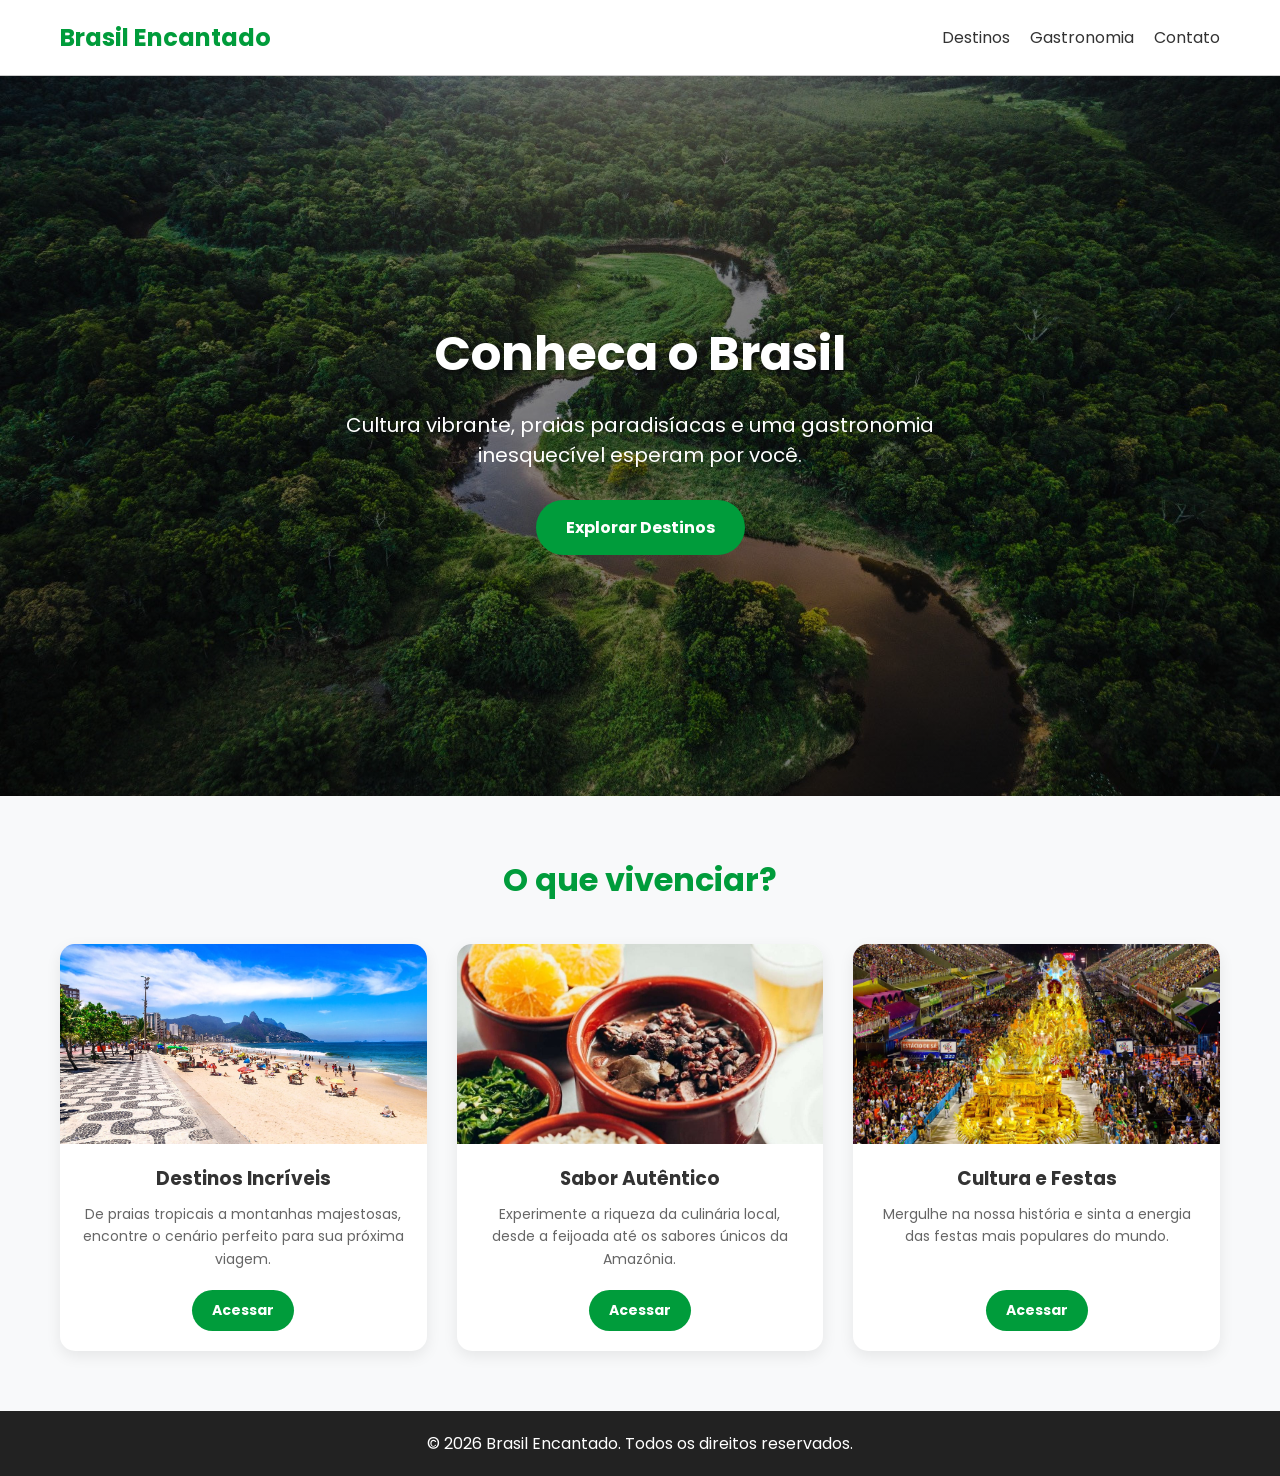
<file: index.html>
<!DOCTYPE html>
<html lang="pt-br">
<head>
    <meta charset="UTF-8">
    <meta name="viewport" content="width=device-width, initial-scale=1.0">
    <title>Brasil Encantado</title>
    <link href="https://fonts.googleapis.com/css2?family=Poppins:wght@300;400;600;700&display=swap" rel="stylesheet">
    <link rel="stylesheet" href="style.css">
</head>

<body>

   <header class="cabecalho">
    <nav class="navegacao">
        <a href="index.html" class="marca">Brasil Encantado</a>
        <ul class="listanav">
            <li><a href="destinos.html">Destinos</a></li>
            <li><a href="gastronomia.html">Gastronomia</a></li>
            <li><a href="contato.html">Contato</a></li>
        </ul>
    </nav>
</header>

    <main>
        <section class="hero">
            <div class="hero-conteudo">
                <h1>Conheca o Brasil </h1>
                <p>Cultura vibrante, praias paradisíacas e uma gastronomia inesquecível esperam por você.</p>
                <a href="destinos.html" class="botao">Explorar Destinos</a>
            </div>
        </section>

        <section class="destaques">
            <h2>O que vivenciar?</h2>
            
            <div class="grid-cards">
                
                <div class="card">
                    <img src="foto-lugaresrio.jpg" alt="Praia do Rio de Janeiro">
                    <div class="card-info">
                        <h3>Destinos Incríveis</h3>
                        <p>De praias tropicais a montanhas majestosas, encontre o cenário perfeito para sua próxima viagem.</p>
                        <a href="destinos.html" class="botao">Acessar</a>
                    </div>
                </div>

                <div class="card">
                    <img src="foto-comida.jpg" alt="Prato típico brasileiro">
                    <div class="card-info">
                        <h3>Sabor Autêntico</h3>
                        <p>Experimente a riqueza da culinária local, desde a feijoada até os sabores únicos da Amazônia.</p>
                        <a href="gastronomia.html" class="botao">Acessar</a>
                    </div>
                </div>

                <div class="card">
                    <img src="Foto-carnaval.jpg" alt="Carnaval">
                    <div class="card-info">
                        <h3>Cultura e Festas</h3>
                        <p>Mergulhe na nossa história e sinta a energia das festas mais populares do mundo.</p>
                        <a href="cultura-brasileira.html" class="botao">Acessar</a>
                    </div>
                </div>

            </div>
        </section>
    </main>

    <footer class="rodape">
        <p>&copy; 2026 Brasil Encantado. Todos os direitos reservados.</p>
    </footer>

</body>
</html>
</file>
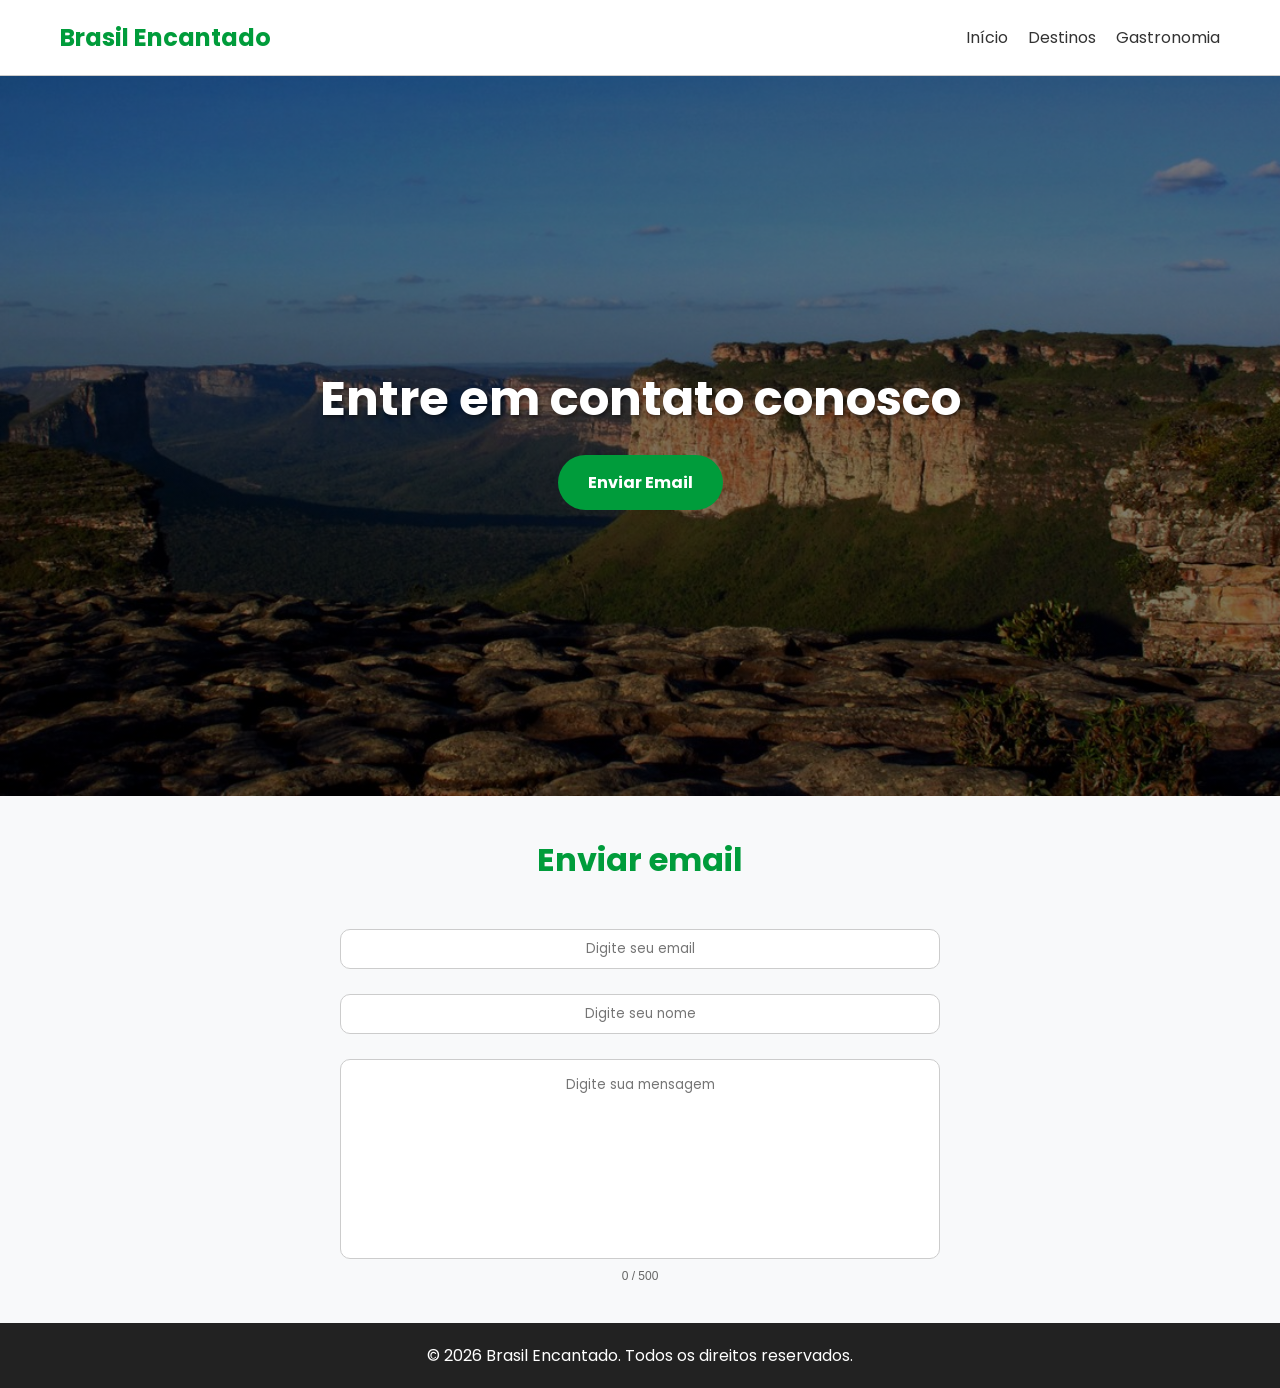
<file: contato.html>
<!DOCTYPE html>
<html lang="pt-br">
<head>
    <meta charset="UTF-8">
    <meta name="viewport" content="width=device-width, initial-scale=1.0">
    <title>Entre em contato conosco</title>
    <link href="https://fonts.googleapis.com/css2?family=Poppins:wght@300;400;600;700&display=swap" rel="stylesheet">
    <link rel="stylesheet" href="contato.css">
</head>

<body>

   <header class="cabecalho">
    <nav class="navegacao">
        <a href="index.html" class="marca">Brasil Encantado</a>
        <ul class="listanav">
            <li><a href="index.html">Início</a></li>
            <li><a href="destinos.html">Destinos</a></li>
            <li><a href="gastronomia.html">Gastronomia</a></li>
        </ul>
    </nav>
</header>

    <main>
        <section class="hero">
            <div class="hero-conteudo">
                <h1>Entre em contato conosco</h1>
                <a href="#email" class="botao">Enviar Email</a>
            </div>
        </section>

        <section class="enviar-email">
            <h2>Enviar email</h2>

            <input type="text" id="email" placeholder="Digite seu email">
            <input type="text" id="nome" placeholder="Digite seu nome">
            <textarea id="comentario" maxlength="500" placeholder="Digite sua mensagem"></textarea>
            <span id="contador">0 / 500</span>
            
        </section>
    </main>

    <footer class="rodape">
        <p>&copy; 2026 Brasil Encantado. Todos os direitos reservados.</p>
    </footer>

    <script>
        const campoInput = document.getElementById('comentario');
        const displayContador = document.getElementById('contador');

        campoInput.addEventListener('input', () => {
            const quantidade = campoInput.value.length;
            displayContador.innerText = `${quantidade} / 500`;
        });
    </script>
</body>
</html>
</file>
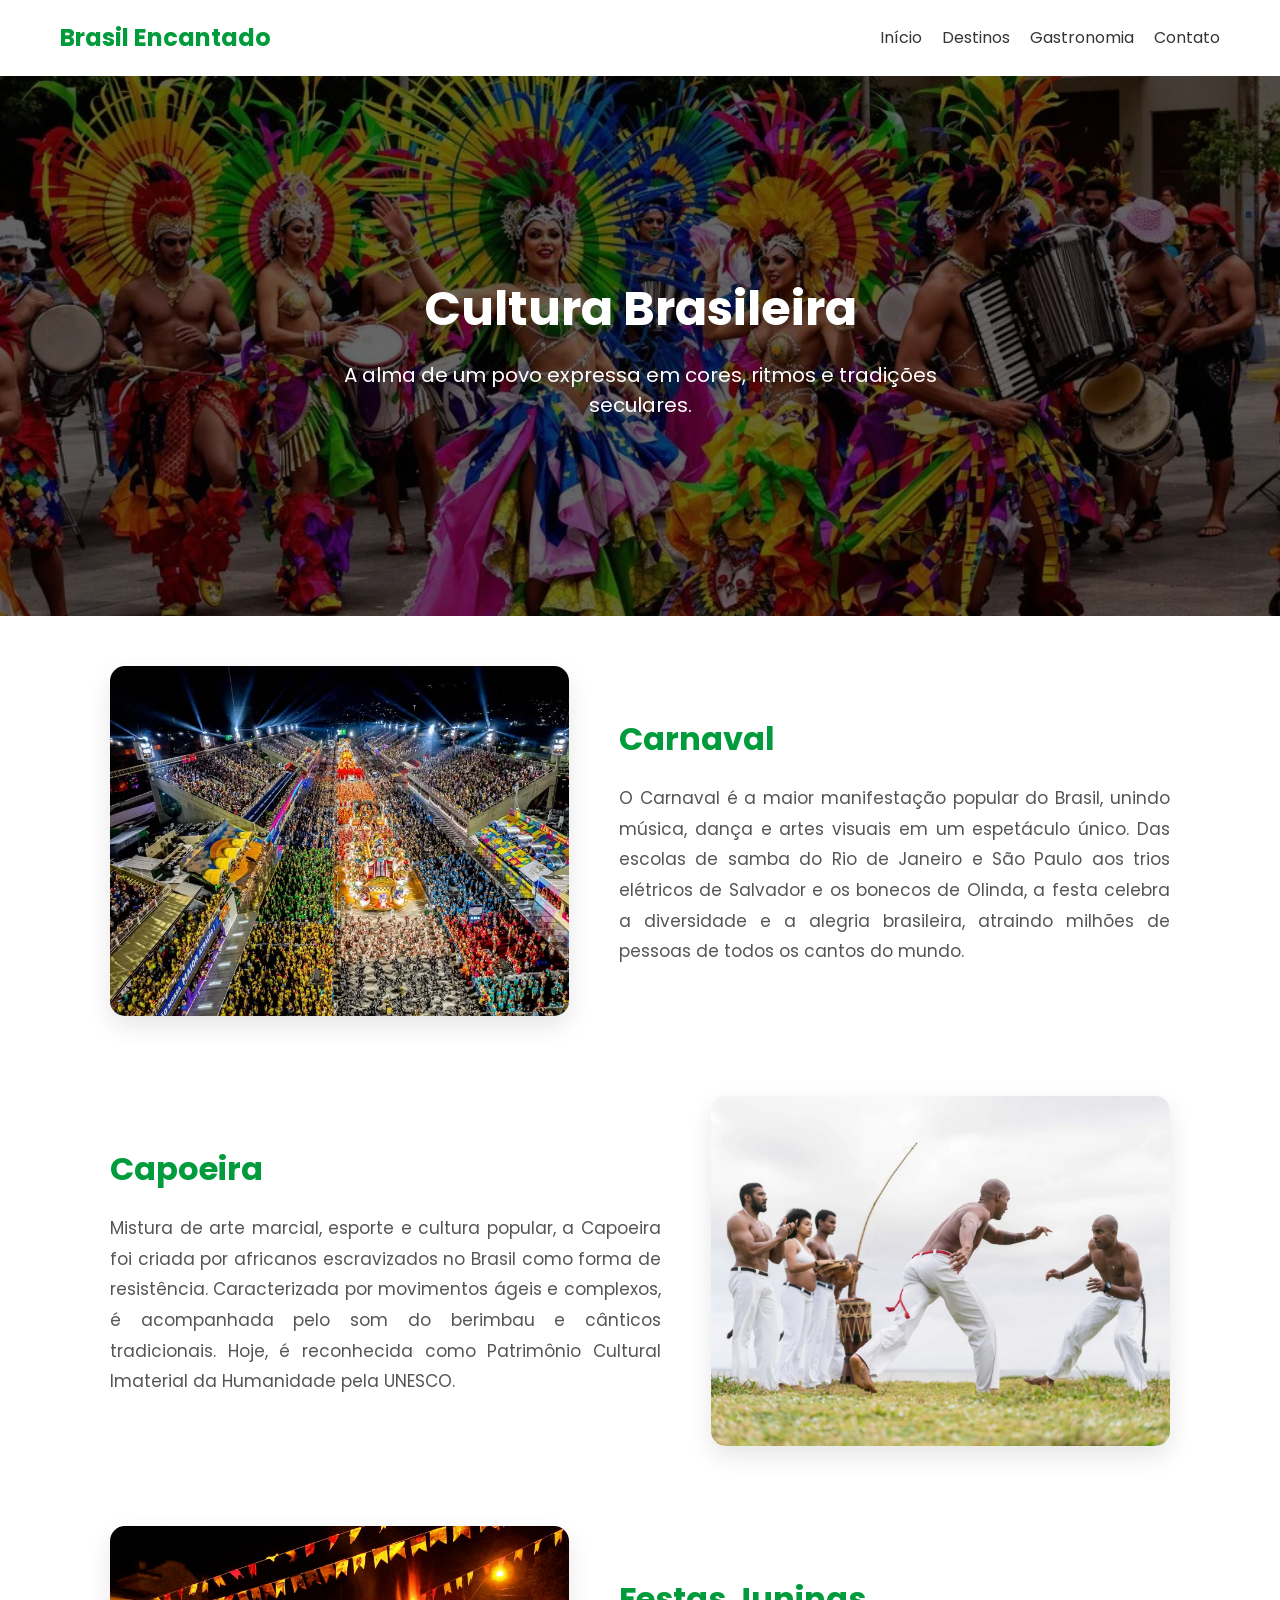
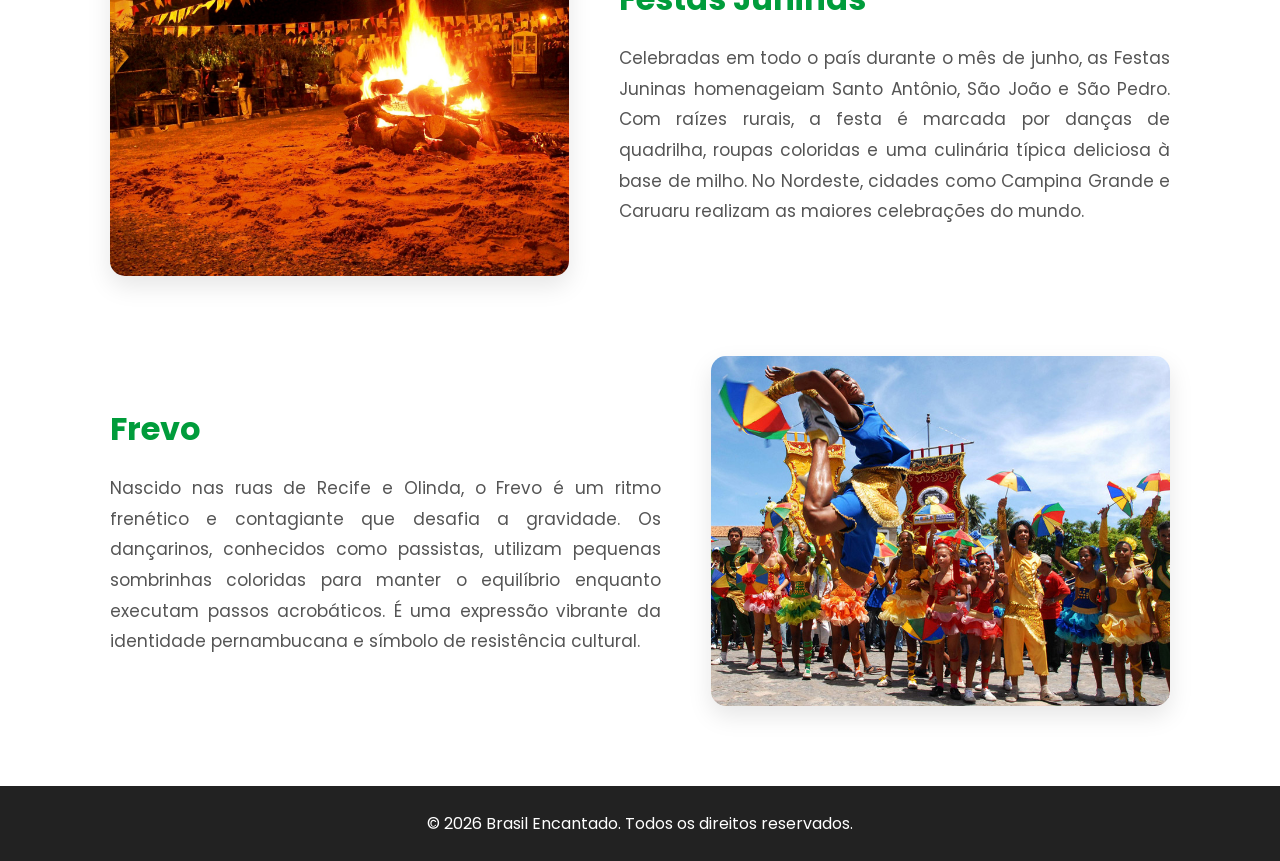
<file: cultura-brasileira.html>
<!DOCTYPE html>
<html lang="pt-br">
<head>
    <meta charset="UTF-8">
    <meta name="viewport" content="width=device-width, initial-scale=1.0">
    <title>Cultura Brasileira - Brasil Encantado</title>
    <link href="https://fonts.googleapis.com/css2?family=Poppins:wght@300;400;600;700&display=swap" rel="stylesheet">
    <link rel="stylesheet" href="cultura-brasileira.css">
</head>

<body>

<header class="cabecalho">
    <nav class="navegacao">
        <a href="index.html" class="marca">Brasil Encantado</a>
        <ul class="listanav">
            <li><a href="index.html">Início</a></li>
            <li><a href="destinos.html">Destinos</a></li>
            <li><a href="gastronomia.html">Gastronomia</a></li>
            <li><a href="contato.html">Contato</a></li>
        </ul>
    </nav>
</header>

<main>
    <section class="hero" style="background-image: linear-gradient(rgba(0, 0, 0, 0.6), rgba(0, 0, 0, 0.6)), url('cultura-brasileira.webp');">
        <div class="hero-conteudo">
            <h1>Cultura Brasileira</h1>
            <p>A alma de um povo expressa em cores, ritmos e tradições seculares.</p>
        </div>
    </section>

    <div class="container-cultura">
        <section class="bloco-cultura">
            <aside class="lado-foto">
                <div class="card-unico">
                    <img src="carnaval.avif" alt="Carnaval">
                </div>
            </aside>
            <article class="lado-texto">
                <h2>Carnaval</h2>
                <p>O Carnaval é a maior manifestação popular do Brasil, unindo música, dança e artes visuais em um espetáculo único. Das escolas de samba do Rio de Janeiro e São Paulo aos trios elétricos de Salvador e os bonecos de Olinda, a festa celebra a diversidade e a alegria brasileira, atraindo milhões de pessoas de todos os cantos do mundo.</p>
            </article>
        </section>

        <section class="bloco-cultura">
            <article class="lado-texto">
                <h2>Capoeira</h2>
                <p>Mistura de arte marcial, esporte e cultura popular, a Capoeira foi criada por africanos escravizados no Brasil como forma de resistência. Caracterizada por movimentos ágeis e complexos, é acompanhada pelo som do berimbau e cânticos tradicionais. Hoje, é reconhecida como Patrimônio Cultural Imaterial da Humanidade pela UNESCO.</p>
            </article>
            <aside class="lado-foto">
                <div class="card-unico">
                    <img src="capoeira.webp" alt="Capoeira">
                </div>
            </aside>
        </section>

        <section class="bloco-cultura">
            <aside class="lado-foto">
                <div class="card-unico">
                    <img src="festa-junina.jpg" alt="Festa Junina">
                </div>
            </aside>
            <article class="lado-texto">
                <h2>Festas Juninas</h2>
                <p>Celebradas em todo o país durante o mês de junho, as Festas Juninas homenageiam Santo Antônio, São João e São Pedro. Com raízes rurais, a festa é marcada por danças de quadrilha, roupas coloridas e uma culinária típica deliciosa à base de milho. No Nordeste, cidades como Campina Grande e Caruaru realizam as maiores celebrações do mundo.</p>
            </article>
        </section>

        <section class="bloco-cultura">
            <article class="lado-texto">
                <h2>Frevo</h2>
                <p>Nascido nas ruas de Recife e Olinda, o Frevo é um ritmo frenético e contagiante que desafia a gravidade. Os dançarinos, conhecidos como passistas, utilizam pequenas sombrinhas coloridas para manter o equilíbrio enquanto executam passos acrobáticos. É uma expressão vibrante da identidade pernambucana e símbolo de resistência cultural.</p>
            </article>
            <aside class="lado-foto">
                <div class="card-unico">
                    <img src="frevo.jpg" alt="Frevo">
                </div>
            </aside>
        </section>
    </div>
</main>

<footer class="rodape">
    <p>&copy; 2026 Brasil Encantado. Todos os direitos reservados.</p>
</footer>

</body>
</html>
</file>
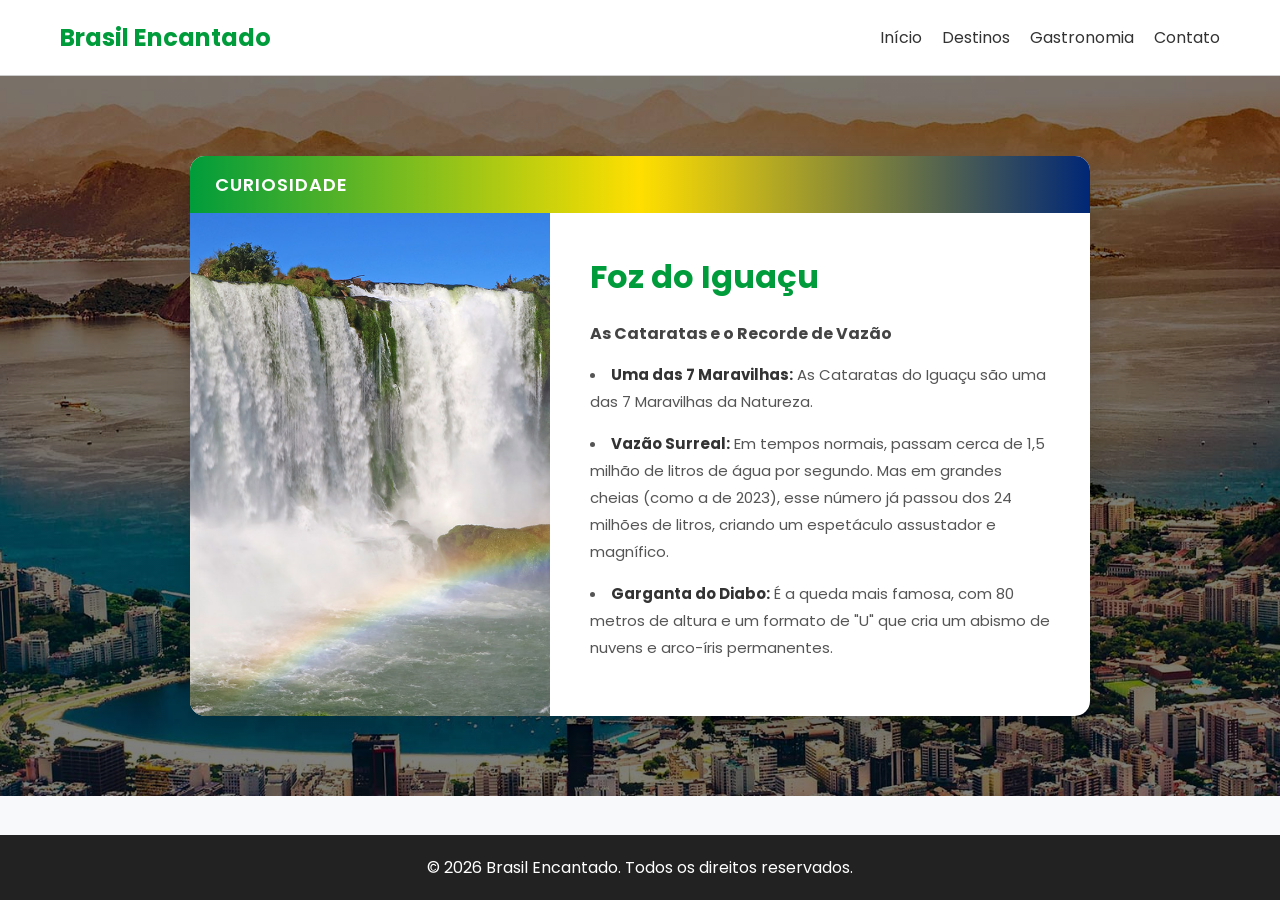
<file: curiosidade-foz.html>
<!DOCTYPE html>
<html lang="pt-br">
<head>
    <meta charset="UTF-8">
    <meta name="viewport" content="width=device-width, initial-scale=1.0">
    <title>Curiosidades - Brasil Encantado</title>
    <link href="https://fonts.googleapis.com/css2?family=Poppins:wght@300;400;600;700&display=swap" rel="stylesheet">
    <link rel="stylesheet" href="curiosidade-foz.css">
</head>

<body>

    <header class="cabecalho">
        <nav class="navegacao">
            <a href="index.html" class="marca">Brasil Encantado</a>
            <ul class="listanav">
                <li><a href="index.html">Início</a></li>
                <li><a href="destinos.html">Destinos</a></li>
                <li><a href="gastronomia.html">Gastronomia</a></li>
                <li><a href="contato.html">Contato</a></li>
            </ul>
        </nav>
    </header>

    <main>
        <section class="hero">
            <div class="hero-conteudo">
                <div class="card-curiosidade">
                    <div class="topo">
                        <span>Curiosidade</span>
                    </div>

                    <div class="conteudo">
                        <img src="passagens-aereas-foz-do-iguacu-capa2019-05.jpg" alt="Foz do Iguaçu">
                        <div class="texto">
                            <h2>Foz do Iguaçu</h2>
                            <p><strong>As Cataratas e o Recorde de Vazão</strong></p>
                            <ul>
                                <li><strong>Uma das 7 Maravilhas:</strong> As Cataratas do Iguaçu são uma das 7 Maravilhas da Natureza.</li>
                                <li><strong>Vazão Surreal:</strong> Em tempos normais, passam cerca de 1,5 milhão de litros de água por segundo. Mas em grandes cheias (como a de 2023), esse número já passou dos 24 milhões de litros, criando um espetáculo assustador e magnífico.</li>
                                <li><strong>Garganta do Diabo:</strong> É a queda mais famosa, com 80 metros de altura e um formato de "U" que cria um abismo de nuvens e arco-íris permanentes.</li>
                            </ul>
                        </div>
                    </div>
                </div>
            </div>
        </section>
    </main>

    <footer class="rodape">
        <p>&copy; 2026 Brasil Encantado. Todos os direitos reservados.</p>
    </footer>

</body>
</html>
</file>
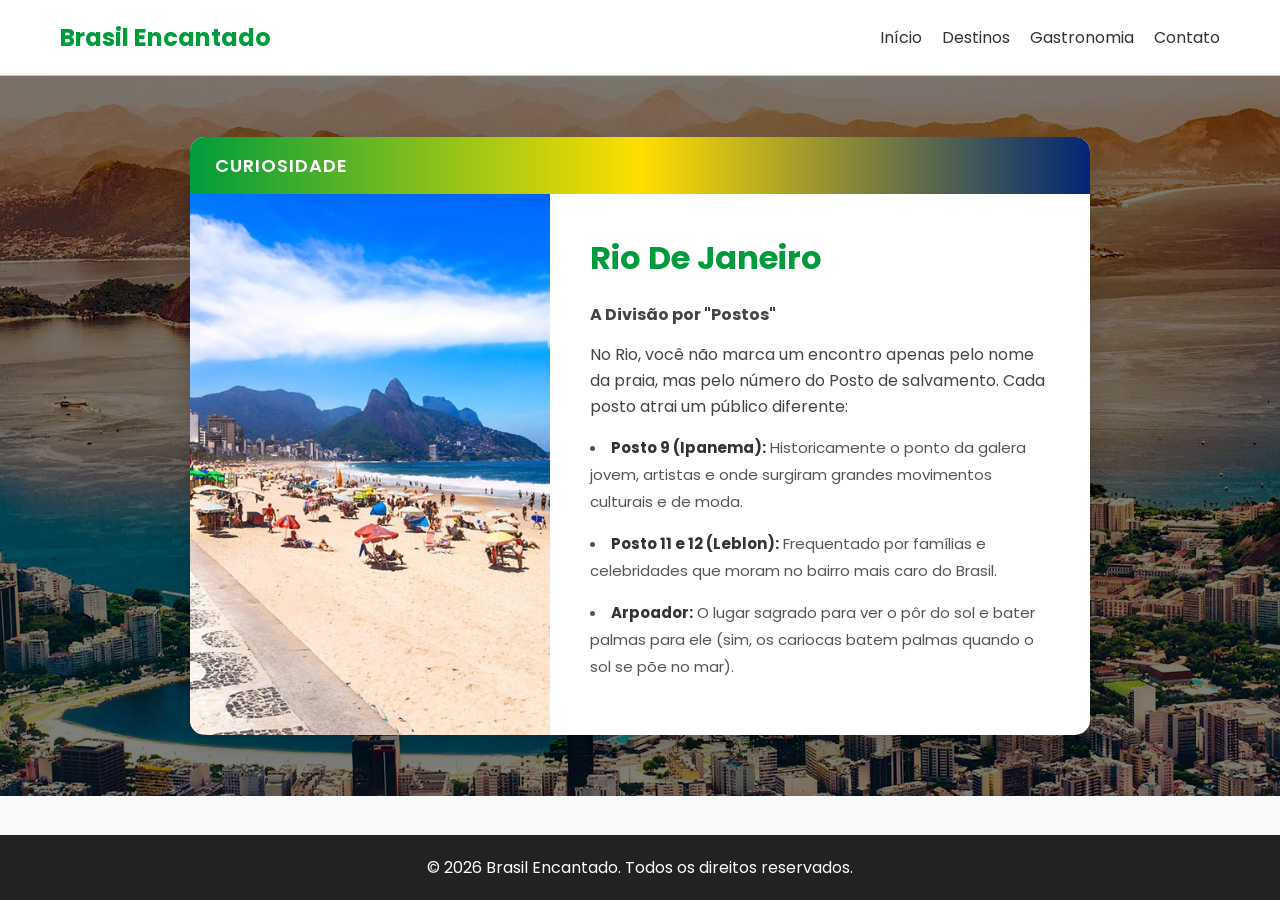
<file: curiosidade-rio.html>
<!DOCTYPE html>
<html lang="pt-br">
<head>
    <meta charset="UTF-8">
    <meta name="viewport" content="width=device-width, initial-scale=1.0">
    <title>Curiosidades - Brasil Encantado</title>
    <link href="https://fonts.googleapis.com/css2?family=Poppins:wght@300;400;600;700&display=swap" rel="stylesheet">
    <link rel="stylesheet" href="curiosidade-rio.css">
</head>

<body>

    <header class="cabecalho">
        <nav class="navegacao">
            <a href="index.html" class="marca">Brasil Encantado</a>
            <ul class="listanav">
                <li><a href="index.html">Início</a></li>
                <li><a href="destinos.html">Destinos</a></li>
                <li><a href="gastronomia.html">Gastronomia</a></li>
                <li><a href="contato.html">Contato</a></li>
            </ul>
        </nav>
    </header>

    <main>
        <section class="hero">
            <div class="hero-conteudo">
                <div class="card-curiosidade">
                    <div class="topo">
                        <span>Curiosidade</span>
                    </div>

                    <div class="conteudo">
                        <img src="foto-lugaresrio.jpg" alt="Rio de Janeiro">
                        <div class="texto">
                            <h2>Rio de Janeiro</h2>
                            <p><strong>A Divisão por "Postos"</strong></p>
                            <p>No Rio, você não marca um encontro apenas pelo nome da praia, mas pelo número do Posto de salvamento. Cada posto atrai um público diferente:</p>
                            <ul>
                                <li><strong>Posto 9 (Ipanema):</strong> Historicamente o ponto da galera jovem, artistas e onde surgiram grandes movimentos culturais e de moda.</li>
                                <li><strong>Posto 11 e 12 (Leblon):</strong> Frequentado por famílias e celebridades que moram no bairro mais caro do Brasil.</li>
                                <li><strong>Arpoador:</strong> O lugar sagrado para ver o pôr do sol e bater palmas para ele (sim, os cariocas batem palmas quando o sol se põe no mar).</li>
                            </ul>
                        </div>
                    </div>
                </div>
            </div>
        </section>
    </main>

    <footer class="rodape">
        <p>&copy; 2026 Brasil Encantado. Todos os direitos reservados.</p>
    </footer>

</body>
</html>
</file>
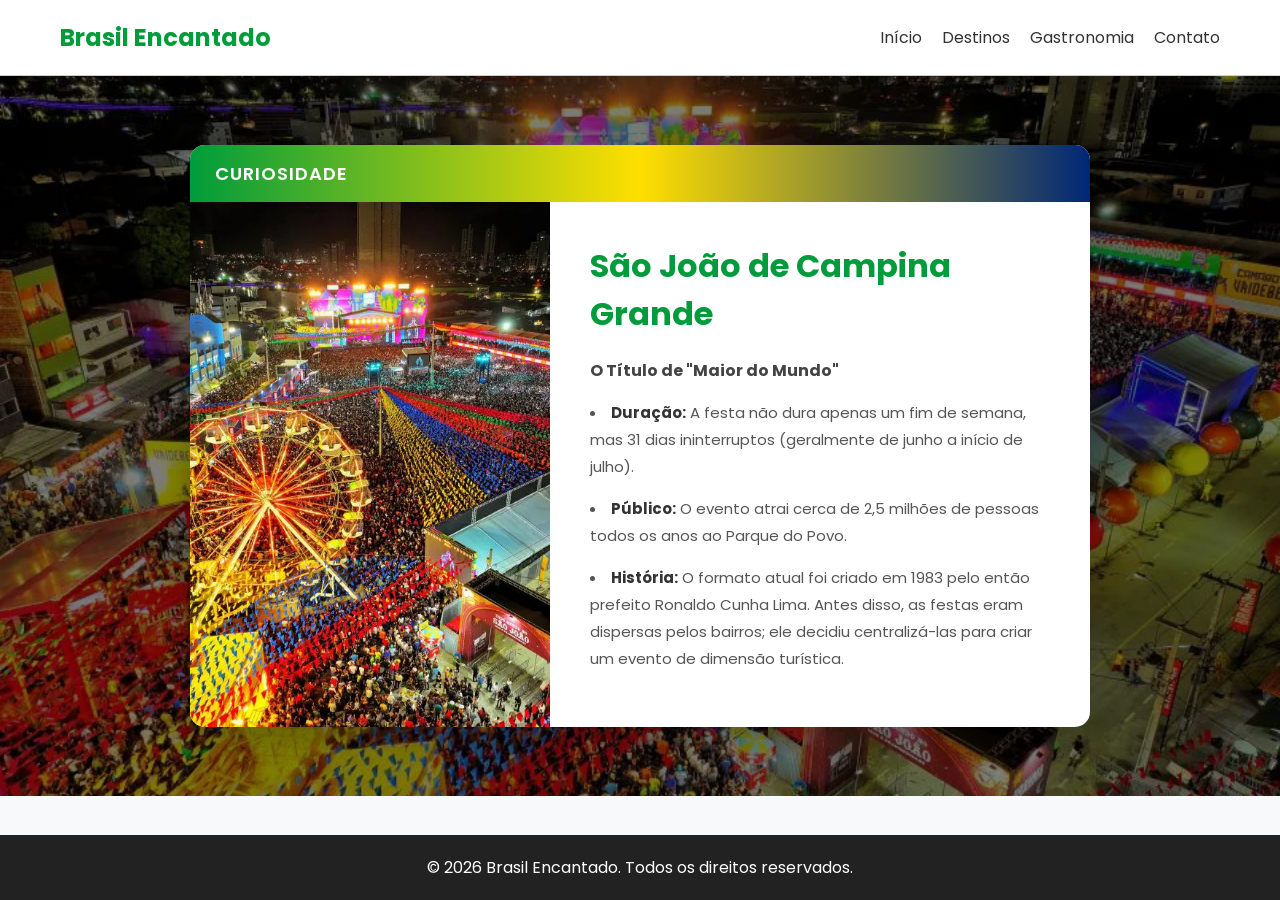
<file: curiosidades-saojoao.html>
<!DOCTYPE html>
<html lang="pt-br">
<head>
    <meta charset="UTF-8">
    <meta name="viewport" content="width=device-width, initial-scale=1.0">
    <title>Curiosidades - Brasil Encantado</title>
    <link href="https://fonts.googleapis.com/css2?family=Poppins:wght@300;400;600;700&display=swap" rel="stylesheet">
    <link rel="stylesheet" href="sao-joao.css">
</head>

<body>

    <header class="cabecalho">
        <nav class="navegacao">
            <a href="index.html" class="marca">Brasil Encantado</a>
            <ul class="listanav">
                <li><a href="index.html">Início</a></li>
                <li><a href="destinos.html">Destinos</a></li>
                <li><a href="gastronomia.html">Gastronomia</a></li>
                <li><a href="contato.html">Contato</a></li>
            </ul>
        </nav>
    </header>

    <main>
        <section class="hero">
            <div class="hero-conteudo">
                <div class="card-curiosidade">
                    <div class="topo">
                        <span>Curiosidade</span>
                    </div>

                    <div class="conteudo">
                        <img src="sao-joao.jpg.webp" alt="São João de Campina Grande">
                        <div class="texto">
                            <h2>São João de Campina Grande</h2>
                            <p><strong>O Título de "Maior do Mundo"</strong></p>
                            <ul>
                                <li><strong>Duração:</strong> A festa não dura apenas um fim de semana, mas 31 dias ininterruptos (geralmente de junho a início de julho).</li>
                                <li><strong>Público:</strong> O evento atrai cerca de 2,5 milhões de pessoas todos os anos ao Parque do Povo.</li>
                                <li><strong>História:</strong> O formato atual foi criado em 1983 pelo então prefeito Ronaldo Cunha Lima. Antes disso, as festas eram dispersas pelos bairros; ele decidiu centralizá-las para criar um evento de dimensão turística.</li>
                            </ul>
                        </div>
                    </div>
                </div>
            </div>
        </section>
    </main>

    <footer class="rodape">
        <p>&copy; 2026 Brasil Encantado. Todos os direitos reservados.</p>
    </footer>

</body>
</html>
</file>
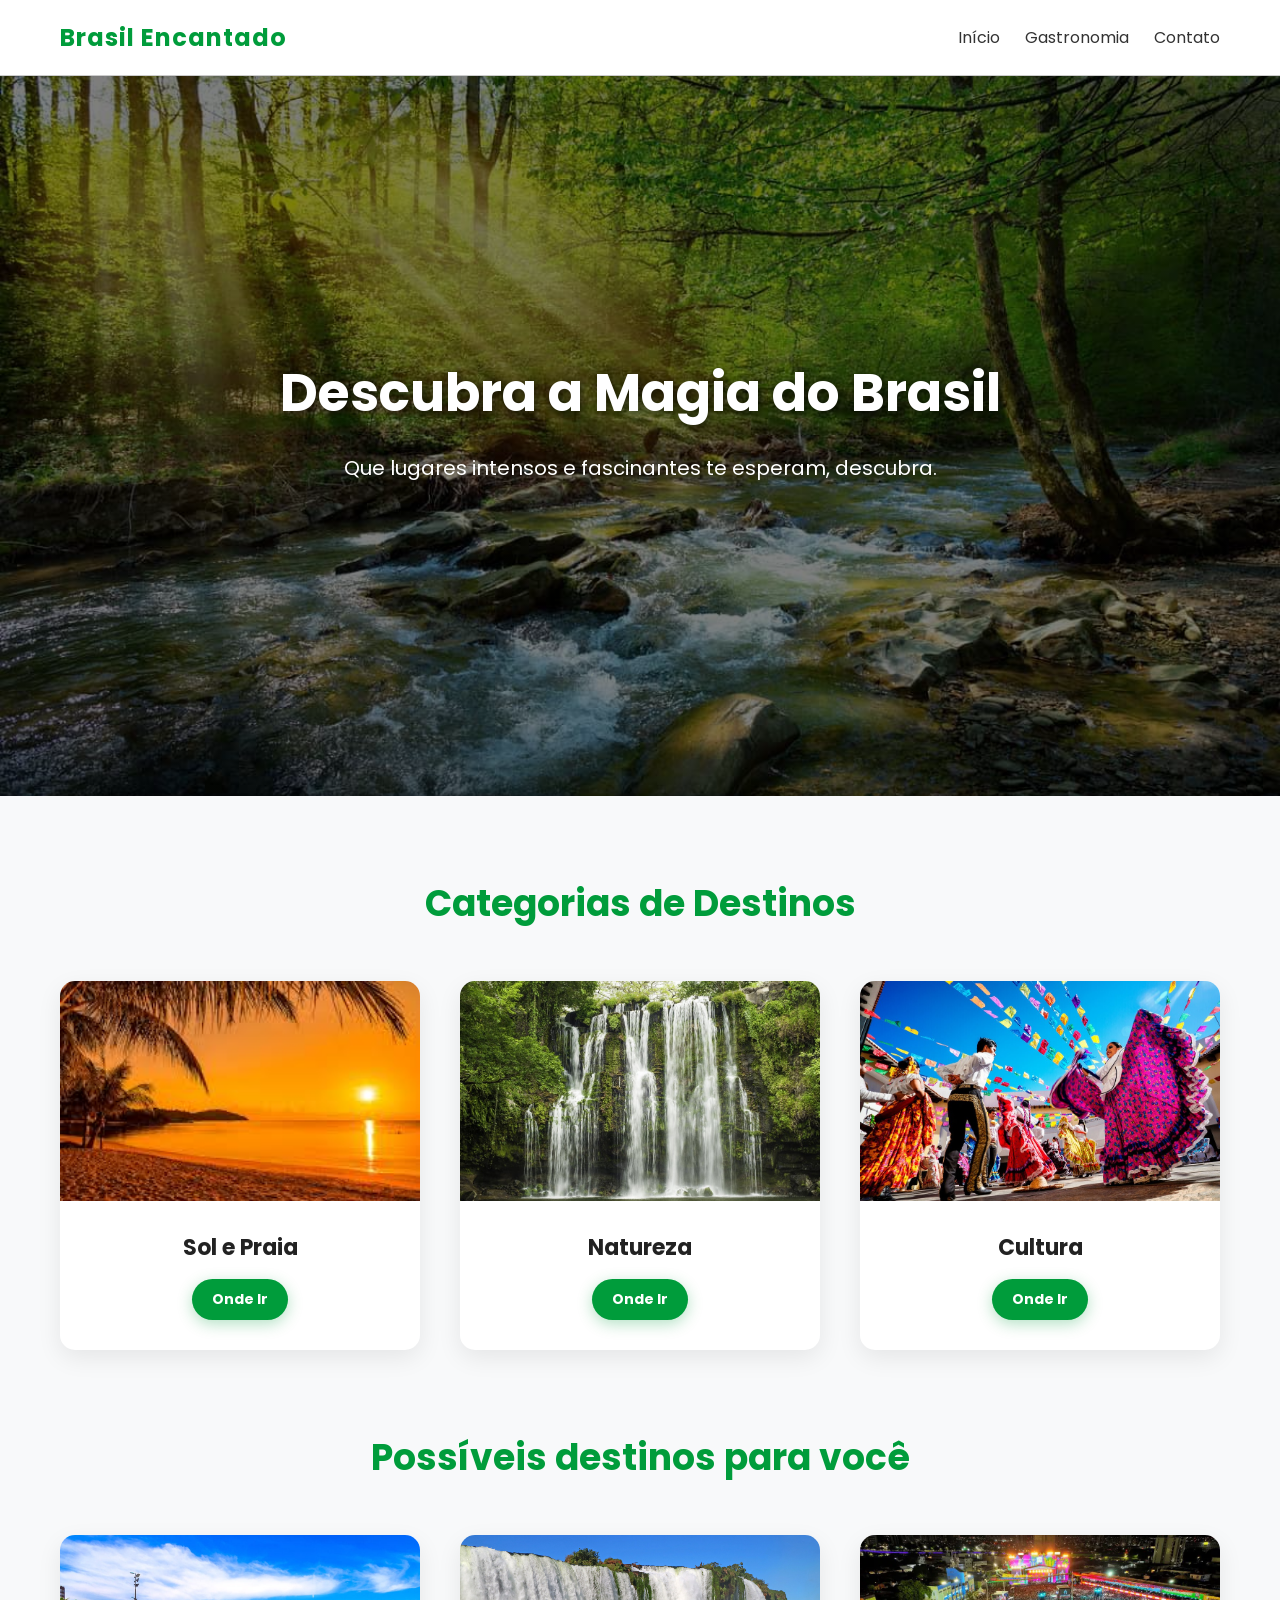
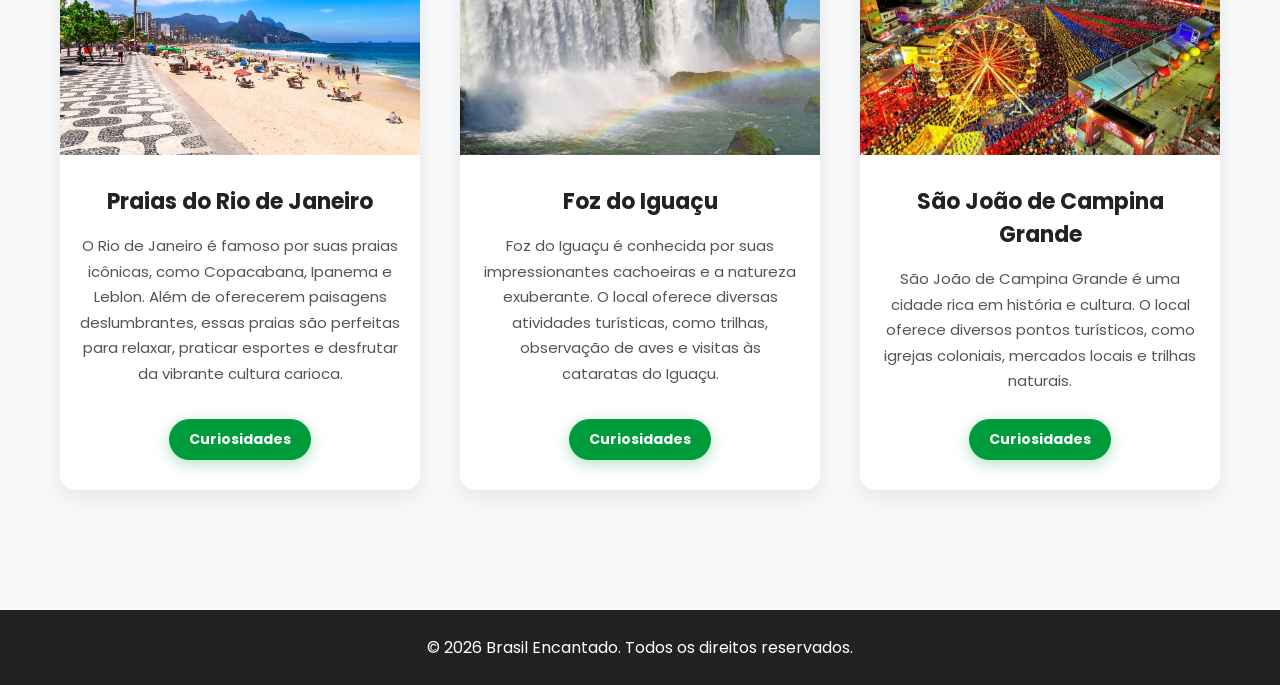
<file: destinos.html>
<!DOCTYPE html>
<html lang="pt-br">
<head>
    <meta charset="UTF-8">
    <meta name="viewport" content="width=device-width, initial-scale=1.0">
    <title>Destinos - Brasil Encantado</title>
    <link href="https://fonts.googleapis.com/css2?family=Poppins:wght@300;400;600;700&display=swap" rel="stylesheet">
    <link rel="stylesheet" href="destinos.css">
</head>

<body>

<header class="cabecalho">
    <nav class="navegacao">
        <a href="index.html" class="marca">Brasil Encantado</a>
        <ul class="listanav">
            <li><a href="index.html">Início</a></li>
            <li><a href="gastronomia.html">Gastronomia</a></li>
            <li><a href="contato.html">Contato</a></li>
        </ul>
    </nav>
</header>

<main>
    <section class="hero" style="background-image: linear-gradient(rgba(0, 0, 0, 0.5), rgba(0, 0, 0, 0.5)), url('background.jpg');">
        <div class="hero-conteudo">
            <h1>Descubra a Magia do Brasil</h1>
            <p>Que lugares intensos e fascinantes te esperam, descubra.</p>
        </div>
    </section>

    <section class="destaques">
        <h2>Categorias de Destinos</h2>
        <div class="grid-cards">
            <div class="card">
                <img src="sol e praia.jfif" alt="Sol e Praia">
                <div class="card-info">
                    <h3>Sol e Praia</h3>
                    <a href="curiosidade-rio.html" class="botao" style="padding: 10px 20px; font-size: 14px;">Onde Ir</a>
                </div>
            </div>

            <div class="card">
                <img src="natureza.jpeg" alt="Natureza">
                <div class="card-info">
                    <h3>Natureza</h3>
                    <a href="curiosidade-foz.html" class="botao" style="padding: 10px 20px; font-size: 14px;">Onde Ir</a>
                </div>
            </div>

            <div class="card">
                <img src="cultura.jpg" alt="Cultura">
                <div class="card-info">
                    <h3>Cultura</h3>
                    <a href="cultura-brasileira.html" class="botao" style="padding: 10px 20px; font-size: 14px;">Onde Ir</a>
                </div>
            </div>
        </div>
    </section>

    <section class="destaques">
        <h2>Possíveis destinos para você</h2>
        <div class="grid-cards">
            <div class="card">
                <img src="foto-lugaresrio.jpg" alt="Rio de Janeiro">
                <div class="card-info">
                    <div>
                        <h3>Praias do Rio de Janeiro</h3>
                        <p>O Rio de Janeiro é famoso por suas praias icônicas, como Copacabana, Ipanema e Leblon. Além de oferecerem paisagens deslumbrantes, essas praias são perfeitas para relaxar, praticar esportes e desfrutar da vibrante cultura carioca.</p>
                    </div>
                    <a href="curiosidade-rio.html" class="botao" style="padding: 10px 20px; font-size: 14px;">Curiosidades</a>
                </div>
            </div>

            <div class="card">
                <img src="passagens-aereas-foz-do-iguacu-capa2019-05.jpg" alt="Foz do Iguaçu">
                <div class="card-info">
                    <div>
                        <h3>Foz do Iguaçu</h3>
                        <p>Foz do Iguaçu é conhecida por suas impressionantes cachoeiras e a natureza exuberante. O local oferece diversas atividades turísticas, como trilhas, observação de aves e visitas às cataratas do Iguaçu.</p>
                    </div>
                    <a href="curiosidade-foz.html" class="botao" style="padding: 10px 20px; font-size: 14px;">Curiosidades</a>
                </div>
            </div>

            <div class="card">
                <img src="sao-joao.jpg.webp" alt="São João de Campina Grande">
                <div class="card-info">
                    <div>
                        <h3>São João de Campina Grande</h3>
                        <p>São João de Campina Grande é uma cidade rica em história e cultura. O local oferece diversos pontos turísticos, como igrejas coloniais, mercados locais e trilhas naturais.</p>
                    </div>
                    <a href="curiosidades-saojoao.html" class="botao" style="padding: 10px 20px; font-size: 14px;">Curiosidades</a>
                </div>
            </div>
        </div>
    </section>
</main>

<footer class="rodape">
    <p>&copy; 2026 Brasil Encantado. Todos os direitos reservados.</p>
</footer>

</body>
</html>
</file>
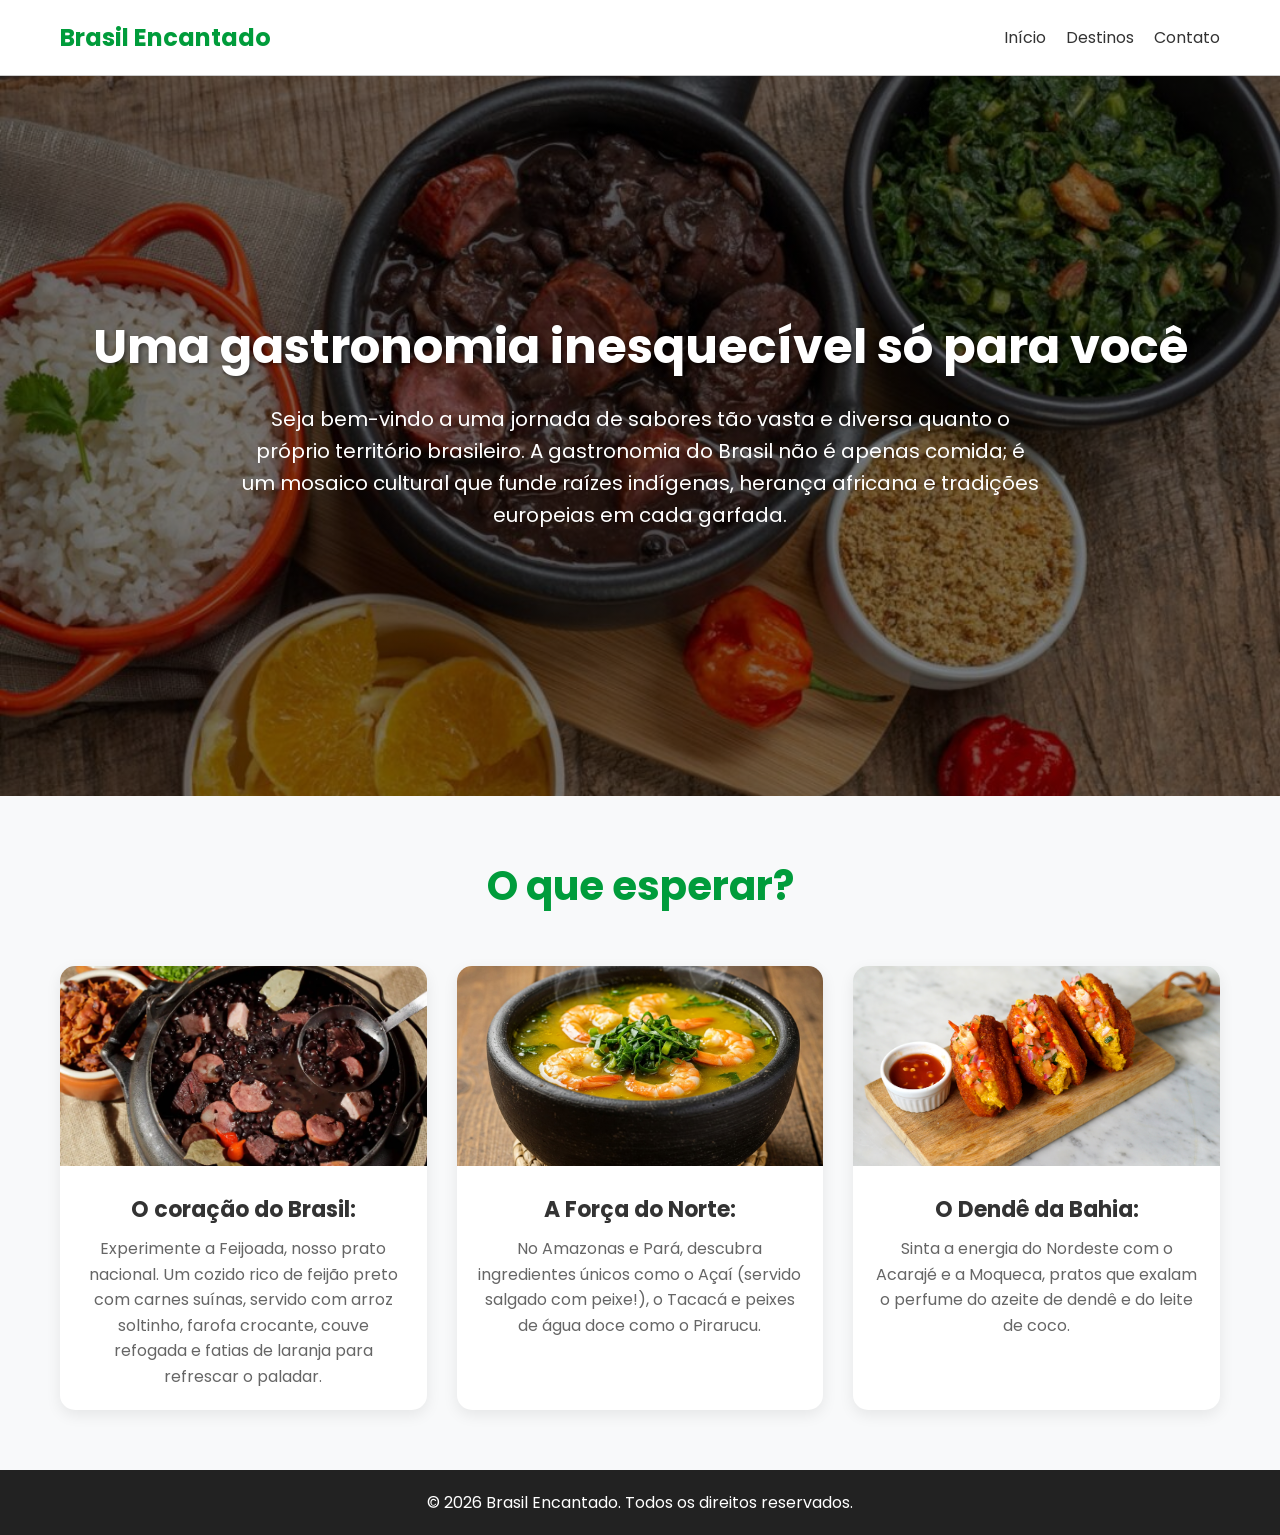
<file: gastronomia.html>
<!DOCTYPE html>
<html lang="pt-br">
<head>
    <meta charset="UTF-8">
    <meta name="viewport" content="width=device-width, initial-scale=1.0">
    <title>Gastronomia - Brasil Encantado</title>
    <link href="https://fonts.googleapis.com/css2?family=Poppins:wght@300;400;600;700&display=swap" rel="stylesheet">
    <link rel="stylesheet" href="gastronomia.css">
</head>
<body>
   
   <header class="cabecalho">
    <nav class="navegacao">
        <a href="index.html" class="marca">Brasil Encantado</a>
        <ul class="listanav">
            <li><a href="index.html">Início</a></li>
            <li><a href="destinos.html">Destinos</a></li>
            <li><a href="contato.html">Contato</a></li>
        </ul>
    </nav>
</header>
   
<main>
    <section class="hero">
       <div class="hero-conteudo">
         <h1>Uma gastronomia inesquecível só para você</h1>
         <p>Seja bem-vindo a uma jornada de sabores tão vasta e diversa quanto o próprio território brasileiro. A gastronomia do Brasil não é apenas comida; é um mosaico cultural que funde raízes indígenas, herança africana e tradições europeias em cada garfada.</p>
       </div>
    </section>

    <section class="conteudo">
         <h2>O que esperar?</h2>

         <div class="grid-cards">
            
            <div class="card">
                <img src="feijoada.webp" alt="Feijoada brasileira">
                <div class="card-info">
                    <h3>O coração do Brasil:</h3>
                    <p>Experimente a Feijoada, nosso prato nacional. Um cozido rico de feijão preto com carnes suínas, servido com arroz soltinho, farofa crocante, couve refogada e fatias de laranja para refrescar o paladar.</p>
                </div>
            </div>

            <div class="card">
                <img src="Tacaca-Paraense.jpeg" alt="Tacaca">
                <div class="card-info">
                    <h3>A Força do Norte:</h3>
                    <p>No Amazonas e Pará, descubra ingredientes únicos como o Açaí (servido salgado com peixe!), o Tacacá e peixes de água doce como o Pirarucu.</p>
                </div>
            </div>

            <div class="card">
                <img src="acaraje_l_thumb.jpg" alt="Acarajé baiano">
                <div class="card-info">
                    <h3>O Dendê da Bahia:</h3>
                    <p>Sinta a energia do Nordeste com o Acarajé e a Moqueca, pratos que exalam o perfume do azeite de dendê e do leite de coco.</p>
                </div>
            </div>

         </div>
    </section>
</main>

<footer class="rodape">
    <p>&copy; 2026 Brasil Encantado. Todos os direitos reservados.</p>
</footer>

</body>
</html>
</file>
<file: style.css>
* {
    margin: 0;
    padding: 0;
    box-sizing: border-box;
    font-family: 'Poppins', sans-serif;
}

body {
    background-color: #f8f9fa;
    color: #333;
}

html {
  scroll-behavior: smooth;
}

.cabecalho {
    background-color: #ffffff;
    border-bottom: 1px solid #cccccc;
}

.navegacao {
    display: flex;
    justify-content: space-between;
    align-items: center;
    max-width: 1200px;
    margin: 0 auto;
    padding: 20px;
}

.marca {
    font-size: 24px;
    font-weight: bold;
    color: #009c3b;
    text-decoration: none;
}

.marca:hover {
    color: #007a2e;
}

.listanav {
    display: flex;
    list-style: none;
    gap: 20px;
    margin: 0;
    padding: 0;
}

.listanav li a {
    text-decoration: none;
    color: #333333;
    font-size: 16px;
}

.listanav li a:hover {
    color: #009c3b;
    text-decoration: underline;
}

.listanav li a.ativo {
    color: #009c3b;
    font-weight: bold;
}

.hero {
    height: 80vh;
    background-image: linear-gradient(rgba(0, 0, 0, 0.5), rgba(0, 0, 0, 0.5)), url('foto-capa.jpg');
    background-size: cover;
    background-position: center;
    display: flex;
    align-items: center;
    justify-content: center;
    text-align: center;
    color: white;
    padding: 20px;
}

.hero-conteudo h1 {
    font-size: 48px;
    margin-bottom: 20px;
    text-shadow: 2px 2px 4px rgba(0,0,0,0.5);
}

.hero-conteudo p {
    font-size: 20px;
    margin-bottom: 30px;
    max-width: 600px;
    margin-left: auto;
    margin-right: auto;
}

.botao {
    display: inline-block;
    padding: 15px 30px;
    background-color: #009c3b;
    color: white;
    text-decoration: none;
    font-weight: bold;
    border-radius: 30px;
    transition: background-color 0.3s, transform 0.2s;
    text-align: center;
}

.botao:hover {
    background-color: #007a2e;
    transform: translateY(-3px);
}

.destaques {
    max-width: 1200px;
    margin: 60px auto;
    padding: 0 20px;
    text-align: center;
}

.destaques h2 {
    font-size: 32px;
    color: #009c3b;
    margin-bottom: 40px;
}

.grid-cards {
    display: grid;
    grid-template-columns: repeat(auto-fit, minmax(300px, 1fr));
    gap: 30px;
}

.card {
    background-color: white;
    border-radius: 15px;
    overflow: hidden;
    box-shadow: 0 5px 15px rgba(0,0,0,0.08);
    transition: transform 0.3s;
    display: flex;
    flex-direction: column;
    height: 100%;
}

.card:hover {
    transform: translateY(-10px);
}

.card img {
    width: 100%;
    height: 200px;
    object-fit: cover;
}

.card-info {
    padding: 20px;
    display: flex;
    flex-direction: column;
    flex-grow: 1;
    justify-content: space-between;
}

.card-info h3 {
    margin-bottom: 10px;
    color: #333;
}

.card-info p {
    color: #666;
    font-size: 14px;
    line-height: 1.6;
    margin-bottom: 20px;
}

.card-info .botao {
    margin-top: auto;
    align-self: center;
    padding: 10px 20px;
    font-size: 14px;
}

.rodape {
    background-color: #222;
    color: white;
    text-align: center;
    padding: 20px;
    margin-top: 40px;
}

@media (max-width: 768px) {
    .navegacao {
        flex-direction: column;
        gap: 15px;
    }
    
    .hero-conteudo h1 {
        font-size: 32px;
    }
    
    .hero-conteudo p {
        font-size: 16px;
    }
}
</file>
<file: contato.css>
* {
    margin: 0;
    padding: 0;
    box-sizing: border-box;
    font-family: 'Poppins', sans-serif;
}

body {
    background-color: #f8f9fa;
    color: #333;
}

html {
  scroll-behavior: smooth;
}

.cabecalho {
    background-color: #ffffff;
    border-bottom: 1px solid #cccccc;
}

.navegacao {
    display: flex;
    justify-content: space-between;
    align-items: center;
    max-width: 1200px;
    margin: 0 auto;
    padding: 20px;
}

.marca {
    font-size: 24px;
    font-weight: bold;
    color: #009c3b;
    text-decoration: none;
}

.marca:hover {
    color: #007a2e;
}

.listanav {
    display: flex;
    list-style: none;
    gap: 20px;
    margin: 0;
    padding: 0;
}

.listanav li a {
    text-decoration: none;
    color: #333333;
    font-size: 16px;
}

.listanav li a:hover {
    color: #009c3b;
    text-decoration: underline;
}

.listanav li a.ativo {
    color: #009c3b;
    font-weight: bold;
}

.hero {
    height: 80vh;
    background-image: linear-gradient(rgba(0, 0, 0, 0.5), rgba(0, 0, 0, 0.5)), url('background2.jpg');
    background-size: cover;
    background-position: center;
    display: flex;
    align-items: center;
    justify-content: center;
    text-align: center;
    color: white;
    padding: 20px;
}

.hero-conteudo h1 {
    font-size: 48px;
    margin-bottom: 20px;
    text-shadow: 2px 2px 4px rgba(0,0,0,0.5);
}

.hero-conteudo p {
    font-size: 20px;
    margin-bottom: 30px;
    max-width: 600px;
    margin-left: auto;
    margin-right: auto;
}

.botao {
    display: inline-block;
    padding: 15px 30px;
    background-color: #009c3b;
    color: white;
    text-decoration: none;
    font-weight: bold;
    border-radius: 30px;
    transition: background-color 0.3s, transform 0.2s;
}

.botao:hover {
    background-color: #007a2e;
    transform: translateY(-3px);
}

.enviar-email {
    padding: 0 20px;
    text-align: center;
    display: flex;
    align-items: center;
    flex-direction: column;
    gap: 25px;
}

.enviar-email h2 {
    font-size: 32px;
    color: #009c3b;
    margin-top: 40px; /* Adicionado um espaço em cima para respirar */
    margin-bottom: 20px;
}

#email {
    border-radius: 10px; /* Reduzi um pouco para não ficar tão oval */
    text-align: center;
    width: 100%;
    max-width: 600px;
    height: 40px;
    padding: 10px;
    border: 1px solid #ccc;
}

#nome {
    border-radius: 10px; /* Reduzi um pouco para não ficar tão oval */
    text-align: center;
    width: 100%;
    max-width: 600px;
    height: 40px;
    padding: 10px;
    border: 1px solid #ccc;
}

#comentario {
    border-radius: 10px;
    text-align: center;
    width: 100%;
    max-width: 600px; /* Mantém o mesmo tamanho do campo de email */
    height: 200px;    /* Altura ideal para a área de texto */
    padding: 15px;
    border: 1px solid #ccc;
    resize: none;     /* ESSA É A REGRA QUE IMPEDE O REDIMENSIONAMENTO */
}

#contador {
    font-size: 12px;
    color: #666;
    margin-top: -15px;
    font-family: sans-serif;
}

.rodape {
    background-color: #222;
    color: white;
    text-align: center;
    padding: 20px;
    margin-top: 40px;
}

@media (max-width: 768px) {
    .navegacao {
        flex-direction: column;
        gap: 15px;
    }
    
    .hero-conteudo h1 {
        font-size: 32px;
    }
    
    .hero-conteudo p {
        font-size: 16px;
    }
}
</file>
<file: cultura-brasileira.css>
* {
    margin: 0;
    padding: 0;
    box-sizing: border-box;
    font-family: 'Poppins', sans-serif;
}

body {
    background-color: white;
    color: #313131;
}

.cabecalho {
    background-color: white;
    border-bottom: 1px solid white;
}

.navegacao {
    display: flex;
    justify-content: space-between;
    align-items: center;
    max-width: 1200px;
    margin: 0 auto;
    padding: 20px;
}

.marca {
    font-size: 24px;
    font-weight: bold;
    color: #009c3b;
    text-decoration: none;
}

.listanav {
    display: flex;
    list-style: none;
    gap: 20px;
}

.listanav li a {
    text-decoration: none;
    color: #353535;
    font-size: 16px;
}

.listanav li a:hover {
    color: #009c3b;
}

.hero {
    height: 60vh;
    background-size: cover;
    background-position: center;
    display: flex;
    align-items: center;
    justify-content: center;
    text-align: center;
    color: white;
    padding: 20px;
    margin-bottom: 50px;
}

.hero-conteudo h1 {
    font-size: 48px;
    margin-bottom: 15px;
}

.hero-conteudo p {
    font-size: 20px;
    max-width: 700px;
}

.container-cultura {
    max-width: 1100px;
    margin: 0 auto;
    padding: 0 20px;
}

.bloco-cultura {
    display: flex;
    align-items: center;
    gap: 50px;
    margin-bottom: 80px;
}

.lado-foto {
    flex: 1;
}

.lado-texto {
    flex: 1.2;
}

.card-unico {
    background-color: white;
    border-radius: 15px;
    overflow: hidden;
    box-shadow: 0 10px 25px rgba(0,0,0,0.1);
}

.card-unico img {
    width: 100%;
    height: 350px;
    display: block;
    object-fit: cover;
}

.lado-texto h2 {
    font-size: 32px;
    color: #009c3b;
    margin-bottom: 20px;
    position: relative;
}

.lado-texto p {
    font-size: 17px;
    line-height: 1.8;
    color: #555;
    text-align: justify;
}

.rodape {
    background-color: #222;
    color: white;
    text-align: center;
    padding: 25px;
    margin-top: 50px;
}

@media (max-width: 850px) {
    .bloco-cultura {
        flex-direction: column;
        text-align: center;
        gap: 30px;
    }

    .bloco-cultura:nth-child(even) {
        flex-direction: column;
    }

    .lado-texto p {
        text-align: center;
    }

    .card-unico img {
        height: 250px;
    }
}

@media (max-width: 768px) {
    .navegacao {
        flex-direction: column;
        gap: 15px;
    }

    .listanav {
        flex-wrap: wrap;
        justify-content: center;
        gap: 15px;
    }

    .hero-conteudo h1 {
        font-size: 32px;
    }

    .hero-conteudo p {
        font-size: 16px;
    }

    .lado-texto h2 {
        font-size: 26px;
    }
}
</file>
<file: curiosidade-foz.css>
* {
    margin: 0;
    padding: 0;
    box-sizing: border-box;
    font-family: 'Poppins', sans-serif;
}

body {
    background-color: #f8f9fa;
    color: #333;
    display: flex;
    flex-direction: column;
    min-height: 100vh;
}

.cabecalho {
    background-color: #ffffff;
    border-bottom: 1px solid #cccccc;
    box-shadow: 0 2px 10px rgba(0,0,0,0.05);
}

.navegacao {
    display: flex;
    justify-content: space-between;
    align-items: center;
    max-width: 1200px;
    margin: 0 auto;
    padding: 20px;
}

.marca {
    font-size: 24px;
    font-weight: bold;
    color: #009c3b;
    text-decoration: none;
}

.marca:hover {
    color: #007a2e;
}

.listanav {
    display: flex;
    list-style: none;
    gap: 20px;
    margin: 0;
    padding: 0;
}

.listanav li a {
    text-decoration: none;
    color: #333333;
    font-size: 16px;
    transition: color 0.3s ease;
}

.listanav li a:hover {
    color: #009c3b;
}

main {
    flex: 1;
}

.hero {
    min-height: 80vh;
    background-image: linear-gradient(rgba(0, 0, 0, 0.5), rgba(0, 0, 0, 0.5)), url('rio-de-janeiro-capa2019-01.jpg');
    background-size: cover;
    background-position: center;
    display: flex;
    align-items: center;
    justify-content: center;
    padding: 40px 20px;
}

.hero-conteudo {
    width: 100%;
    max-width: 900px;
}

.card-curiosidade {
    background-color: white;
    border-radius: 15px;
    overflow: hidden;
    box-shadow: 0 10px 30px rgba(0,0,0,0.2);
}

.topo {
    background: linear-gradient(90deg, #009c3b, #ffdf00, #002776);
    padding: 15px 25px;
    color: white;
    font-weight: 600;
    font-size: 18px;
    text-transform: uppercase;
    letter-spacing: 1px;
}

.conteudo {
    display: flex;
    align-items: stretch;
}

.conteudo img {
    width: 40%;
    object-fit: cover;
    min-height: 400px;
}

.texto {
    padding: 40px;
    width: 60%;
    text-align: left;
}

.texto h2 {
    font-size: 32px;
    color: #009c3b;
    margin-bottom: 20px;
}

.texto p {
    color: #444;
    font-size: 16px;
    margin-bottom: 15px;
    line-height: 1.6;
}

.texto ul {
    list-style-position: inside;
    color: #555;
    line-height: 1.8;
}

.texto li {
    margin-bottom: 15px;
    font-size: 15px;
}

.texto li strong {
    color: #333;
}

.rodape {
    background-color: #222;
    color: white;
    text-align: center;
    padding: 20px;
}

@media (max-width: 768px) {
    .navegacao {
        flex-direction: column;
        gap: 15px;
    }

    .listanav {
        flex-wrap: wrap;
        justify-content: center;
        gap: 15px;
    }

    .hero {
        padding: 20px 15px;
    }

    .conteudo {
        flex-direction: column;
    }
    
    .conteudo img {
        width: 100%;
        height: 250px;
        min-height: auto;
    }
    
    .texto {
        width: 100%;
        padding: 25px 20px;
    }
    
    .texto h2 {
        font-size: 26px;
    }
}
</file>
<file: curiosidade-rio.css>
* {
    margin: 0;
    padding: 0;
    box-sizing: border-box;
    font-family: 'Poppins', sans-serif;
}

body {
    background-color: #f8f9fa;
    color: #333;
    display: flex;
    flex-direction: column;
    min-height: 100vh;
}

.cabecalho {
    background-color: #ffffff;
    border-bottom: 1px solid #cccccc;
    box-shadow: 0 2px 10px rgba(0,0,0,0.05);
}

.navegacao {
    display: flex;
    justify-content: space-between;
    align-items: center;
    max-width: 1200px;
    margin: 0 auto;
    padding: 20px;
}

.marca {
    font-size: 24px;
    font-weight: bold;
    color: #009c3b;
    text-decoration: none;
}

.marca:hover {
    color: #007a2e;
}

.listanav {
    display: flex;
    list-style: none;
    gap: 20px;
    margin: 0;
    padding: 0;
}

.listanav li a {
    text-decoration: none;
    color: #333333;
    font-size: 16px;
    transition: color 0.3s;
}

.listanav li a:hover {
    color: #009c3b;
}

main {
    flex: 1;
}

.hero {
    min-height: 80vh;
    background-image: linear-gradient(rgba(0, 0, 0, 0.5), rgba(0, 0, 0, 0.5)), url('rio-de-janeiro-capa2019-01.jpg');
    background-size: cover;
    background-position: center;
    display: flex;
    align-items: center;
    justify-content: center;
    padding: 40px 20px;
}

.hero-conteudo {
    width: 100%;
    max-width: 900px;
}

.card-curiosidade {
    background-color: white;
    border-radius: 15px;
    overflow: hidden;
    box-shadow: 0 10px 30px rgba(0,0,0,0.2);
}

.topo {
    background: linear-gradient(90deg, #009c3b, #ffdf00, #002776);
    padding: 15px 25px;
    color: white;
    font-weight: 600;
    font-size: 18px;
    text-transform: uppercase;
    letter-spacing: 1px;
}

.conteudo {
    display: flex;
    align-items: stretch;
}

.conteudo img {
    width: 40%;
    object-fit: cover;
    min-height: 400px;
}

.texto {
    padding: 40px;
    width: 60%;
    text-align: left;
}

.texto h2 {
    font-size: 32px;
    color: #009c3b;
    margin-bottom: 20px;
    text-transform: capitalize;
}

.texto p {
    color: #444;
    font-size: 16px;
    margin-bottom: 15px;
    line-height: 1.6;
}

.texto ul {
    list-style-position: inside;
    color: #555;
    line-height: 1.8;
}

.texto li {
    margin-bottom: 15px;
    font-size: 15px;
}

.texto li strong {
    color: #333;
}

.rodape {
    background-color: #222;
    color: white;
    text-align: center;
    padding: 20px;
}

@media (max-width: 768px) {
    .navegacao {
        flex-direction: column;
        gap: 15px;
    }

    .listanav {
        flex-wrap: wrap;
        justify-content: center;
        gap: 15px;
    }

    .hero {
        padding: 20px 15px;
    }

    .conteudo {
        flex-direction: column;
    }
    
    .conteudo img {
        width: 100%;
        height: 250px;
        min-height: auto;
    }
    
    .texto {
        width: 100%;
        padding: 25px 20px;
    }
    
    .texto h2 {
        font-size: 26px;
    }
}
</file>
<file: sao-joao.css>
* {
    margin: 0;
    padding: 0;
    box-sizing: border-box;
    font-family: 'Poppins', sans-serif;
}

body {
    background-color: #f8f9fa;
    color: #333;
    display: flex;
    flex-direction: column;
    min-height: 100vh;
}

.cabecalho {
    background-color: #ffffff;
    border-bottom: 1px solid #cccccc;
    box-shadow: 0 2px 10px rgba(0,0,0,0.05);
}

.navegacao {
    display: flex;
    justify-content: space-between;
    align-items: center;
    max-width: 1200px;
    margin: 0 auto;
    padding: 20px;
}

.marca {
    font-size: 24px;
    font-weight: bold;
    color: #009c3b;
    text-decoration: none;
}

.marca:hover {
    color: #007a2e;
}

.listanav {
    display: flex;
    list-style: none;
    gap: 20px;
    margin: 0;
    padding: 0;
}

.listanav li a {
    text-decoration: none;
    color: #333333;
    font-size: 16px;
    transition: color 0.3s;
}

.listanav li a:hover {
    color: #009c3b;
}

main {
    flex: 1;
}

.hero {
    min-height: 80vh;
    background-image: linear-gradient(rgba(0, 0, 0, 0.5), rgba(0, 0, 0, 0.5)), url('sao-joao.jpg.webp');
    background-size: cover;
    background-position: center;
    display: flex;
    align-items: center;
    justify-content: center;
    padding: 40px 20px;
}

.hero-conteudo {
    width: 100%;
    max-width: 900px;
}

.card-curiosidade {
    background-color: white;
    border-radius: 15px;
    overflow: hidden;
    box-shadow: 0 10px 30px rgba(0,0,0,0.2);
}

.topo {
    background: linear-gradient(90deg, #009c3b, #ffdf00, #002776);
    padding: 15px 25px;
    color: white;
    font-weight: 600;
    font-size: 18px;
    text-transform: uppercase;
    letter-spacing: 1px;
}

.conteudo {
    display: flex;
    align-items: stretch;
}

.conteudo img {
    width: 40%;
    object-fit: cover;
    min-height: 400px;
}

.texto {
    padding: 40px;
    width: 60%;
    text-align: left;
}

.texto h2 {
    font-size: 32px;
    color: #009c3b;
    margin-bottom: 20px;
}

.texto p {
    color: #444;
    font-size: 16px;
    margin-bottom: 15px;
    line-height: 1.6;
}

.texto ul {
    list-style-position: inside;
    color: #555;
    line-height: 1.8;
}

.texto li {
    margin-bottom: 15px;
    font-size: 15px;
}

.texto li strong {
    color: #333;
}

.rodape {
    background-color: #222;
    color: white;
    text-align: center;
    padding: 20px;
}

@media (max-width: 768px) {
    .navegacao {
        flex-direction: column;
        gap: 15px;
    }

    .listanav {
        flex-wrap: wrap;
        justify-content: center;
        gap: 15px;
    }

    .hero {
        padding: 20px 15px;
    }

    .conteudo {
        flex-direction: column;
    }
    
    .conteudo img {
        width: 100%;
        height: 250px;
        min-height: auto;
    }
    
    .texto {
        width: 100%;
        padding: 25px 20px;
    }
    
    .texto h2 {
        font-size: 26px;
    }
}
</file>
<file: destinos.css>
* {
    margin: 0;
    padding: 0;
    box-sizing: border-box;
    font-family: 'Poppins', sans-serif;
}

body {
    background-color: #f8f9fa;
    color: #333;
    display: flex;
    flex-direction: column;
    min-height: 100vh;
}

html {
    scroll-behavior: smooth;
}

.cabecalho {
    background-color: #ffffff;
    border-bottom: 1px solid #cccccc;
    box-shadow: 0 2px 10px rgba(0,0,0,0.05);
}

.navegacao {
    display: flex;
    justify-content: space-between;
    align-items: center;
    max-width: 1200px;
    margin: 0 auto;
    padding: 20px;
}

.marca {
    font-size: 24px;
    font-weight: bold;
    color: #009c3b;
    text-decoration: none;
    letter-spacing: 1px;
}

.marca:hover {
    color: #007a2e;
}

.listanav {
    display: flex;
    list-style: none;
    gap: 25px;
    margin: 0;
    padding: 0;
}

.listanav li a {
    text-decoration: none;
    color: #333333;
    font-size: 16px;
    transition: color 0.3s;
}

.listanav li a:hover {
    color: #009c3b;
}

.listanav li a.ativo {
    color: #009c3b;
    font-weight: bold;
}

main {
    flex: 1;
}

.hero {
    min-height: 80vh;
    background-image: linear-gradient(rgba(0, 0, 0, 0.6), rgba(0, 0, 0, 0.6)), url('foto-capa.jpg');
    background-size: cover;
    background-position: center;
    display: flex;
    align-items: center;
    justify-content: center;
    text-align: center;
    color: white;
    padding: 20px;
}

.hero-conteudo {
    width: 100%;
    max-width: 800px;
}

.hero-conteudo h1 {
    font-size: 52px;
    margin-bottom: 20px;
    text-shadow: 2px 2px 8px rgba(0,0,0,0.6);
}

.hero-conteudo p {
    font-size: 20px;
    margin-bottom: 35px;
    line-height: 1.6;
}

.botao {
    display: inline-block;
    padding: 12px 35px;
    background-color: #009c3b;
    color: white;
    text-decoration: none;
    font-weight: bold;
    border-radius: 30px;
    transition: all 0.3s ease;
    text-align: center;
    box-shadow: 0 4px 15px rgba(0, 156, 59, 0.3);
}

.botao:hover {
    background-color: #007a2e;
    transform: translateY(-3px);
    box-shadow: 0 6px 20px rgba(0, 156, 59, 0.4);
}

.destaques {
    max-width: 1200px;
    margin: 80px auto;
    padding: 0 20px;
    text-align: center;
}

.destaques h2 {
    font-size: 36px;
    color: #009c3b;
    margin-bottom: 50px;
}

.grid-cards {
    display: grid;
    grid-template-columns: repeat(auto-fit, minmax(320px, 1fr));
    gap: 40px;
}

.card {
    background-color: white;
    border-radius: 15px;
    overflow: hidden;
    box-shadow: 0 8px 25px rgba(0,0,0,0.08);
    transition: all 0.3s ease;
    display: flex;
    flex-direction: column;
    height: 100%;
}

.card:hover {
    transform: translateY(-12px);
    box-shadow: 0 12px 30px rgba(0,0,0,0.12);
}

.card img {
    width: 100%;
    height: 220px;
    object-fit: cover;
}

.card-info {
    padding: 30px 20px;
    display: flex;
    flex-direction: column;
    flex-grow: 1;
}

.card-info h3 {
    margin-bottom: 15px;
    color: #222;
    font-size: 22px;
}

.card-info p {
    color: #555;
    font-size: 15px;
    line-height: 1.7;
    margin-bottom: 25px;
}

.card-info .botao {
    margin-top: auto;
    align-self: center;
}

.rodape {
    background-color: #222;
    color: white;
    text-align: center;
    padding: 25px;
    margin-top: 40px;
}

@media (max-width: 768px) {
    .navegacao {
        flex-direction: column;
        gap: 15px;
    }
    
    .hero-conteudo h1 {
        font-size: 36px;
    }
    
    .hero-conteudo p {
        font-size: 16px;
    }
    
    .destaques h2 {
        font-size: 28px;
    }
}
</file>
<file: gastronomia.css>
* { 
    margin: 0;
    padding: 0;
    box-sizing: border-box;
    font-family: 'Poppins', sans-serif;
}

body {
    background-color: #f8f9fa;
    color: #333;
}

html {
    scroll-behavior: smooth;
}

.cabecalho {
    background-color: #ffffff;
    border-bottom: 1px solid #cccccc;
}

.navegacao {
    display: flex;
    justify-content: space-between;
    align-items: center;
    max-width: 1200px;
    margin: 0 auto;
    padding: 20px;
}

.marca {
    font-size: 24px;
    font-weight: bold;
    color: #009c3b;
    text-decoration: none;
}

.marca:hover {
    color: #007a2e;
}

.listanav {
    display: flex;
    list-style: none;
    gap: 20px;
    margin: 0;
    padding: 0;
}

.listanav li a {
    text-decoration: none;
    color: #333333;
    font-size: 16px;
}

.listanav li a:hover {
    color: #009c3b;
    text-decoration: underline;
}

.listanav li a.ativo {
    color: #009c3b;
    font-weight: bold;
}

.hero {
    height: 80vh;
    background-image: linear-gradient(rgba(0, 0, 0, 0.5), rgba(0, 0, 0, 0.5)), url('gastronomia.jpg');
    background-size: cover;
    background-position: center;
    display: flex;
    align-items: center;
    justify-content: center;
    text-align: center;
    color: white;
    padding: 20px;
}

.hero-conteudo h1 {
    font-size: 48px;
    margin-bottom: 20px;
    text-shadow: 2px 2px 4px rgba(0,0,0,0.5);
}

.hero-conteudo p {
    font-size: 20px;
    margin-bottom: 30px;
    max-width: 800px;
    margin-left: auto;
    margin-right: auto;
    line-height: 1.6;
}

.conteudo {
    max-width: 1200px;
    margin: 60px auto;
    padding: 0 20px;
}

.conteudo h2 {
    text-align: center;
    font-size: 40px;
    color: #009c3b;
    margin-bottom: 50px;
}

.grid-cards {
    display: grid;
    grid-template-columns: repeat(auto-fit, minmax(300px, 1fr));
    gap: 30px;
}

.card {
    background-color: white;
    border-radius: 15px;
    overflow: hidden;
    box-shadow: 0 5px 15px rgba(0,0,0,0.08);
    transition: transform 0.3s;
}

.card:hover {
    transform: translateY(-10px);
}

.card img {
    width: 100%;
    height: 200px;
    object-fit: cover;
}

.card-info {
    padding: 20px;
    text-align: center;
}

.card-info h3 {
    margin-bottom: 10px;
    color: #333;
    font-size: 22px;
}

.card-info p {
    color: #666;
    font-size: 16px;
    line-height: 1.6;
}

.rodape {
    background-color: #222;
    color: white;
    text-align: center;
    padding: 20px;
    margin-top: 40px;
}

@media (max-width: 768px) {
    .navegacao {
        flex-direction: column;
        gap: 15px;
    }
    
    .hero-conteudo h1 {
        font-size: 32px;
    }
    
    .hero-conteudo p {
        font-size: 16px;
    }
}
</file>
